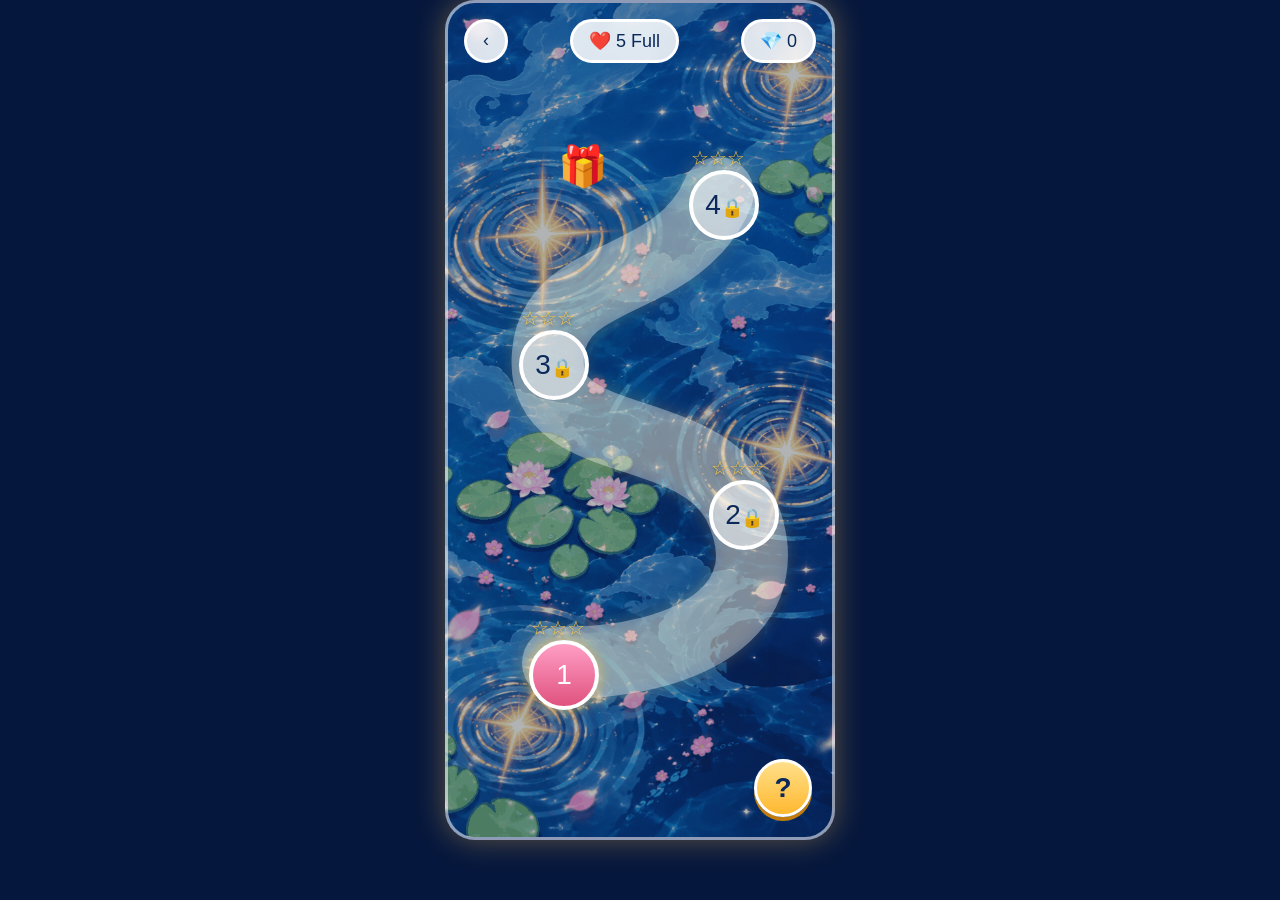
<file: index.html>
<!DOCTYPE html>
<html lang="ar">
<head>
  <meta charset="UTF-8">
  <meta name="viewport" content="width=device-width, initial-scale=1">
  <title>خريطة المراجعة</title>

  <style>
    /* ===== الجسم والشاشة ===== */
    body {
      margin: 0;
      background: #d9a56c;
      font-family: Tahoma, sans-serif;
      color: #5a3a1e;
    }

    .game {
      position: relative;
      width: 390px;
      height: 840px;
      margin: 0 auto;
      overflow: hidden;
      background: linear-gradient(#f8dfb8, #eab883);
    }

    /* ===== الشريط الفوقاني ===== */
    .top {
      display: flex;
      justify-content: space-between;
      padding: 16px;
    }
    .box {
      background: #fff3dc;
      border: 3px solid white;
      border-radius: 30px;
      padding: 8px 16px;
      font-size: 18px;
      cursor: pointer;
    }

    /* عداد القلوب: فوق على اليسار (كيبان غير ملي القلوب كيسالاو) */
    .timer {
      display: none;
      position: absolute;
      left: 16px;
      top: 72px;
      z-index: 5;
      padding: 6px 14px;
      font-size: 18px;
      background: #fff3dc;
      border: 3px solid white;
      border-radius: 30px;
    }

    /* ===== الخريطة ===== */
    .map {
      position: absolute;
      top: 70px;
      left: 0;
      width: 390px;
      height: 700px;
    }
    .map svg {
      position: absolute;
      left: 0;
      top: 0;
    }

    /* ===== الليفل ===== */
    .level {
      position: absolute;
      width: 70px;
      transform: translate(-50%, -50%);
      background: none;
      border: none;
      cursor: pointer;
      text-align: center;
      color: #5a3a1e;
    }
    .stars {
      display: block;
      font-size: 20px;
      color: #ffb400;
    }
    .circle {
      display: block;
      width: 62px;
      height: 62px;
      line-height: 62px;
      margin: 0 auto;
      border-radius: 50%;
      border: 4px solid white;
      background: #c9742b;
      color: white;
      font-size: 28px;
    }
    .locked .circle {
      background: #f1dcc0;
      color: #5a3a1e;
    }
    .locked .circle::after {
      content: "🔒";
      font-size: 18px;
    }

    .emoji {
      position: absolute;
      font-size: 40px;
    }

    /* ===== زر القوانين ===== */
    .rules-btn {
      position: absolute;
      right: 20px;
      bottom: 20px;
      width: 58px;
      height: 58px;
      border-radius: 50%;
      border: 4px solid white;
      background: #ffc93c;
      font-size: 28px;
      cursor: pointer;
    }

    /* ===== نافذة القوانين ===== */
    .rules {
      display: none;
      position: absolute;
      left: 0;
      top: 0;
      width: 100%;
      height: 100%;
      background: rgba(90, 58, 30, 0.6);
      align-items: center;
      justify-content: center;
      z-index: 10;
    }
    .rules-card {
      width: 310px;
      padding: 24px;
      background: #fff3dc;
      border-radius: 24px;
      direction: rtl;
      text-align: right;
      line-height: 1.9;
    }
    .rules-card button {
      width: 100%;
      margin-top: 14px;
      padding: 10px;
      border: none;
      border-radius: 30px;
      background: #c9742b;
      color: white;
      font-size: 18px;
      cursor: pointer;
    }
  </style>
  <link rel="stylesheet" href="theme.css">
</head>

<body>
  <div class="game">

    <!-- الشريط الفوقاني -->
    <div class="top">
      <div class="box" onclick="history.back()">‹</div>
      <div class="box">❤️ <span id="hearts">5</span></div>
      <div class="box">💎 <span id="diamonds">0</span></div>
    </div>

    <!-- عداد القلوب -->
    <div class="timer" id="timer"></div>

    <!-- الخريطة -->
    <div class="map">
      <svg width="390" height="700">
        <path d="M 110 590 C 250 590, 340 530, 290 430 C 245 345, 90 380, 100 280 C 108 195, 230 215, 270 120"
              fill="none" stroke="#fff8ec" stroke-width="72" stroke-linecap="round"/>
      </svg>

      <button class="emoji" onclick="restartGame()" style="left: 110px; top: 70px; background: none; border: none; padding: 0; cursor: pointer;">🎁</button>

      <button class="level" data-level="1" style="left: 110px; top: 590px;">
        <span class="stars">☆☆☆</span><span class="circle">1</span>
      </button>

      <button class="level" data-level="2" style="left: 290px; top: 430px;">
        <span class="stars">☆☆☆</span><span class="circle">2</span>
      </button>

      <button class="level" data-level="3" style="left: 100px; top: 280px;">
        <span class="stars">☆☆☆</span><span class="circle">3</span>
      </button>

      <button class="level" data-level="4" style="left: 270px; top: 120px;">
        <span class="stars">☆☆☆</span><span class="circle">4</span>
      </button>
    </div>

    <!-- زر القوانين -->
    <button class="rules-btn" onclick="openRules()">?</button>

    <!-- نافذة القوانين: بدل الكلام اللي بغيتي هنا -->
    <div class="rules" id="rules">
      <div class="rules-card">
        <h2>قوانين اللعبة</h2>
        <ol>
          <li>أكمل الدروس بالترتيب لفتح المستويات الجديدة.</li>
          <li>باش تنجح فالدرس خاصك تجاوب على أكثر من 50%.</li>
          <li>إلا خسرتي الدرس كتفقد قلب (عندك 5 قلوب).</li>
          <li>إلا سالاو القلوب، ستنى ساعة (العداد فوق على اليسار) وكترجع ليك 5 قلوب.</li>
          <li>كل جواب صحيح كيعطيك 10 💎.</li>
        </ol>
        <button onclick="closeRules()">فهمت!</button>
      </div>
    </div>
  </div>

  <script src="progress.js"></script>
  <script>
    // شحال من ليفل مفتوح (الأول كيكون 1)
    const unlocked = Number(localStorage.getItem("unlocked")) || 1;

    // كنبينو الألماس المحفوظ
    document.getElementById("diamonds").textContent = localStorage.getItem("diamonds") || 0;


    // كنعدو على الليفلات كاملين
    const allLevels = document.querySelectorAll(".level");

    for (const level of allLevels) {
      const number = Number(level.dataset.level);

      // النجوم المحفوظة: مثلا 2 => ★★☆
      const stars = Number(localStorage.getItem("stars" + number)) || 0;
      level.querySelector(".stars").textContent = "★".repeat(stars) + "☆".repeat(3 - stars);

      // إلا كان مقفول كنزيدو ليه كلاس locked
      if (number > unlocked) {
        level.classList.add("locked");
      }

      // ملي كنضغطو على الليفل
      level.addEventListener("click", function () {
        if (number > unlocked) {
          alert("خاصك تنجح فالدرس السابق أولاً");
        } else if (getHearts() === 0) {
          alert("سالاو ليك القلوب 💔 ستنى حتى يسالي العداد");
        } else {
          window.location.href = "lesson" + number + ".html";
        }
      });
    }


    // كتبين القلوب، وإلا سالاو كتبين العداد (كتعاود كل ثانية)
    function showHeartsAndTimer() {
      const hearts = getHearts();
      const timer = document.getElementById("timer");

      // كنبينو عدد القلوب (5 كيتكتب Full)
      if (hearts === startHearts) {
        document.getElementById("hearts").textContent = hearts + " Full";
      } else {
        document.getElementById("hearts").textContent = hearts;
      }

      // إلا باقي عندو قلوب كنخبيو العداد
      if (hearts > 0) {
        timer.style.display = "none";
        return;
      }

      // إلا سالاو: كنحسبو الدقايق والثواني اللي بقاو
      const secondsLeft = Math.ceil(getRefillLeft() / 1000);
      const minutes = Math.floor(secondsLeft / 60);
      const seconds = secondsLeft % 60;

      timer.style.display = "block";
      timer.textContent = "⏳ " + String(minutes).padStart(2, "0") + ":" + String(seconds).padStart(2, "0");
    }

    showHeartsAndTimer();
    setInterval(showHeartsAndTimer, 1000);


    // إلا رجعنا للخريطة بزر الرجوع ديال المتصفح، كنعاودو نحملو الصفحة باش تتحدث
    window.addEventListener("pageshow", function (event) {
      if (event.persisted) {
        window.location.reload();
      }
    });


    // الهدية 🎁: كتعاود اللعبة من الأول (الألماس 0، النجوم 0، القلوب 5)
    function restartGame() {
      if (confirm("واش بغيتي تعاود اللعبة من الأول؟\nغادي يتمسح الألماس والنجوم وكترجع القلوب 5")) {
        resetProgress();              // الدالة كاينة فـ progress.js
        window.location.reload();
      }
    }


    // نافذة القوانين
    function openRules() {
      document.getElementById("rules").style.display = "flex";
    }
    function closeRules() {
      document.getElementById("rules").style.display = "none";
    }
  </script>
</body>
</html>
</file>
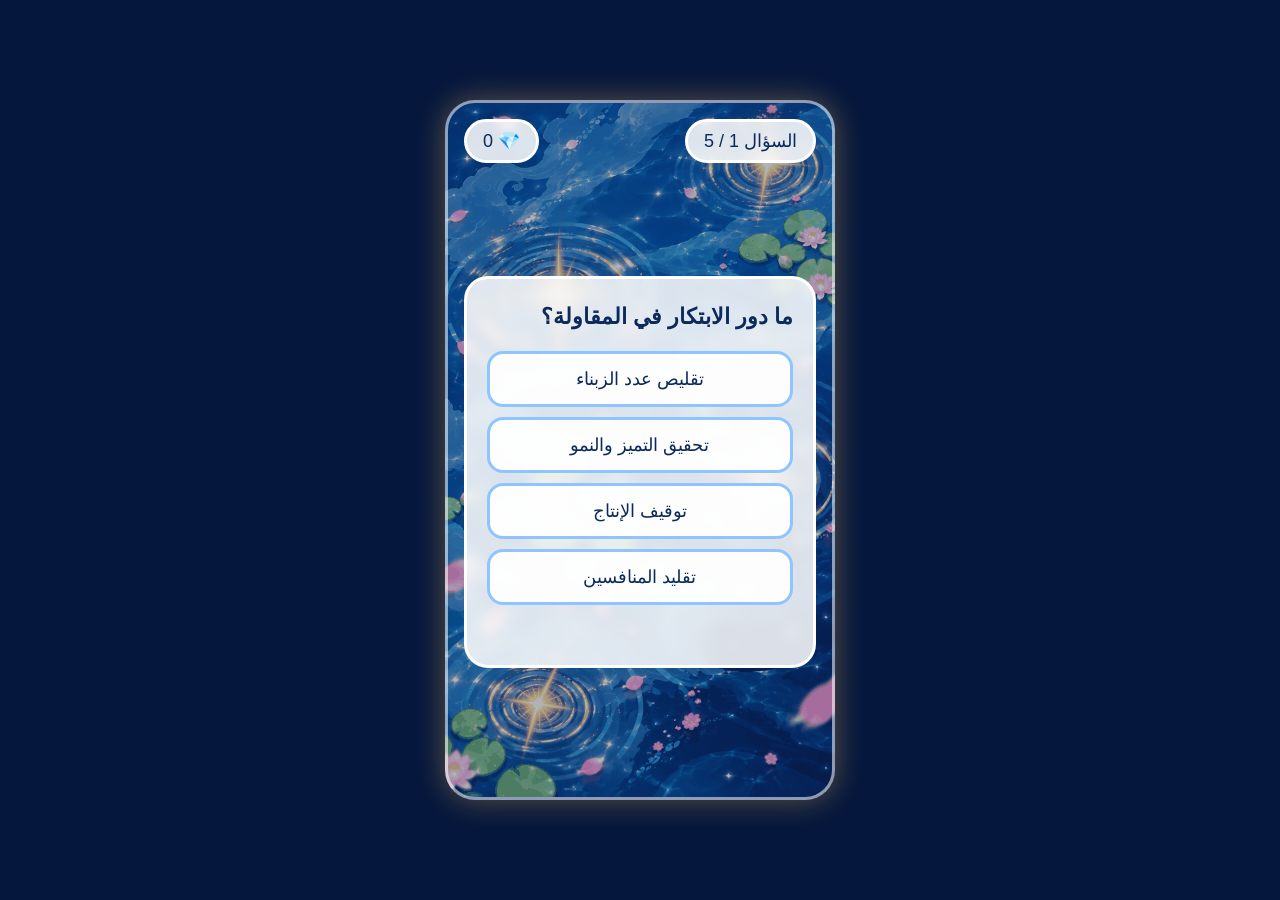
<file: lesson1.html>
<!DOCTYPE html>
<html lang="ar" dir="rtl">
<head>
  <meta charset="UTF-8">
  <meta name="viewport" content="width=device-width, initial-scale=1">
  <title>الدرس 1</title>

  <style>
    body {
      margin: 0;
      min-height: 100vh;
      display: flex;
      align-items: center;       /* وسط من الطول */
      justify-content: center;   /* وسط من العرض */
      background: #d9a56c;
      font-family: Tahoma, sans-serif;
      color: #5a3a1e;
    }

    .game {
      width: 100%;
      max-width: 390px;
      height: 700px;
      max-height: 96vh;
      display: flex;
      flex-direction: column;
      overflow-y: auto;
      border-radius: 30px;
      padding: 16px;
      box-sizing: border-box;
      background: linear-gradient(#f8dfb8, #eab883);
    }

    .top {
      display: flex;
      justify-content: space-between;
      font-size: 18px;
    }
    .box {
      background: #fff3dc;
      border: 3px solid white;
      border-radius: 30px;
      padding: 8px 16px;
    }

    .card {
      margin: auto 0;
      padding: 20px;
      background: #fff3dc;
      border-radius: 24px;
      border: 4px solid white;
    }
    #question {
      margin: 0 0 16px;
      font-size: 22px;
      line-height: 1.6;
    }

    .option {
      display: block;
      width: 100%;
      margin-bottom: 10px;
      padding: 14px;
      font-size: 18px;
      font-family: inherit;
      color: #5a3a1e;
      background: white;
      border: 3px solid #eab883;
      border-radius: 16px;
      cursor: pointer;
    }
    .right { background: #b8e6a0; border-color: #5aa83c; }
    .wrong { background: #f5b5b0; border-color: #d9534f; }

    #message {
      min-height: 30px;
      font-size: 20px;
      text-align: center;
    }

    .main-btn {
      display: block;
      width: 100%;
      margin-top: 10px;
      padding: 14px;
      font-size: 20px;
      font-family: inherit;
      color: white;
      background: #c9742b;
      border: none;
      border-radius: 30px;
      cursor: pointer;
    }

    /* شاشة النهاية (مخبية فالأول) */
    #result {
      display: none;
      text-align: center;
      font-size: 22px;
      line-height: 2;
    }
    .big { font-size: 40px; }
  </style>
  <link rel="stylesheet" href="theme.css">
</head>

<body>
  <div class="game">

    <div class="top">
      <div class="box" id="counter">السؤال 1 / 5</div>
      <div class="box">💎 <span id="earned">0</span></div>
    </div>

    <!-- بطاقة السؤال -->
    <div class="card" id="quiz">
      <h2 id="question"></h2>
      <div id="options"></div>
      <div id="message"></div>
      <button class="main-btn" id="nextBtn" onclick="nextQuestion()" style="display:none">التالي</button>
    </div>

    <!-- شاشة النهاية (نجاح / خسارة / سالاو القلوب) -->
    <div class="card" id="result">
      <div class="big" id="bigText"></div>
      <div id="resultText"></div>
      <button class="main-btn" onclick="window.location.href='index.html'">رجوع للخريطة</button>
      <button class="main-btn" id="replayBtn" onclick="window.location.reload()">عاود الدرس</button>
    </div>
  </div>

  <script src="progress.js"></script>
  <script>
    // ============================================
    //  الأسئلة: هنا غادي تبدل أي حاجة بغيتي
    //  question = السؤال
    //  options  = الأجوبة (تقدر تزيد أو تنقص)
    //  answer   = رقم الجواب الصحيح (1 = الأول، 2 = التاني، ...)
    // ============================================
    const questions = [
      {
        question: "ما دور الابتكار في المقاولة؟",
        options: ["تقليص عدد الزبناء", "تحقيق التميز والنمو", "توقيف الإنتاج", "تقليد المنافسين"],
        answer: 2
      },
      {
        question: "الابتكار هو؟",
        options: ["نسخ أفكار الآخرين", "توليد أفكار فقط", "تحويل الأفكار لحلول ", "حفظ الأفكار"],
        answer: 3
      },
      {
        question: "الابتكار المقاولاتي هو؟",
        options: ["تقليد منتوج قديم", "تطوير منتوج جديد", "توقيف الخدمة", "تقليص الجودة"],
        answer: 2
      },
      {
        question: "هدف الابتكار المقاولاتي؟",
        options: ["تقليص الأجور", "تلبية حاجيات السوق", "تجنب الزبناء", "إغلاق المقاولة"],
        answer: 2
      },
      {
        question: "أي من هذه عائق للابتكار؟",
        options: ["نقص التمويل", "كثرة الزبناء", "وفرة الموارد", "قوة الخبرة"],
        answer: 1
      }
    ];

    const diamondsPerAnswer = 10;   // الألماس ديال كل جواب صحيح

    let current = 0;        // رقم السؤال الحالي (كيبدا من 0)
    let score = 0;          // شحال من جواب صحيح
    let answered = false;   // واش جاوب على هاد السؤال؟


    // كتبين السؤال الحالي والأجوبة ديالو
    function showQuestion() {
      answered = false;
      const q = questions[current];

      document.getElementById("question").textContent = q.question;
      document.getElementById("counter").textContent = "السؤال " + (current + 1) + " / " + questions.length;
      document.getElementById("message").textContent = "";
      document.getElementById("nextBtn").style.display = "none";

      const optionsBox = document.getElementById("options");
      optionsBox.innerHTML = "";

      for (let i = 0; i < q.options.length; i++) {
        const button = document.createElement("button");
        button.textContent = q.options[i];
        button.className = "option";
        button.onclick = function () { chooseAnswer(i); };
        optionsBox.appendChild(button);
      }
    }


    // كتخدم ملي المستعمل كيختار جواب (i = رقم الجواب اللي اختار)
    function chooseAnswer(i) {
      if (answered) return;
      answered = true;

      const correct = questions[current].answer - 1;
      const buttons = document.querySelectorAll(".option");

      if (i === correct) {
        buttons[i].classList.add("right");
        score = score + 1;
        addDiamonds(diamondsPerAnswer);
        document.getElementById("earned").textContent = score * diamondsPerAnswer;
        document.getElementById("message").textContent = "✅ صحيح! +" + diamondsPerAnswer + " 💎";
      } else {
        buttons[i].classList.add("wrong");
        buttons[correct].classList.add("right");
        document.getElementById("message").textContent = "❌ خاطئ";
      }

      document.getElementById("nextBtn").style.display = "block";
    }


    // كتمشي للسؤال اللي من بعد، وإلا كملاو كتبين النتيجة
    function nextQuestion() {
      current = current + 1;
      if (current < questions.length) {
        showQuestion();
      } else {
        showResult();
      }
    }


    // كتحسب النسبة: نجح (نجوم) ولا خسر (كتنقص قلب)
    function showResult() {
      const percent = score / questions.length * 100;
      const stars = endLevel(1, percent);      // 0 = خسر | 1 و2 و3 = نجح
      const resultLine = "نتيجتك: " + score + " / " + questions.length;

      if (stars > 0) {
        // نجح
        showEnd("★".repeat(stars) + "☆".repeat(3 - stars),
                "🎉 نجحتي!<br>" + resultLine + "<br>ربحتي " + (score * diamondsPerAnswer) + " 💎",
                false);
      } else {
        // خسر: القلب تنقص، كنشوفو شحال بقا
        const hearts = getHearts();
        let message = "😢 خسرتي الدرس<br>" + resultLine + "<br>فقدتي قلب 💔";
        if (hearts > 0) {
          message = message + "<br>باقي ليك " + hearts + " ❤️";
        } else {
          message = message + "<br>سالاو ليك القلوب! ستنى ساعة";
        }
        showEnd("💔", message, hearts > 0);
      }
    }


    // كتبين شاشة النهاية: big = الرمز الكبير، message = الكلام، canReplay = واش نبينو زر العاود
    function showEnd(big, message, canReplay) {
      document.getElementById("quiz").style.display = "none";
      document.getElementById("result").style.display = "block";
      document.getElementById("bigText").textContent = big;
      document.getElementById("resultText").innerHTML = message;
      document.getElementById("replayBtn").style.display = canReplay ? "block" : "none";
    }


    // كنبداو: إلا سالاو القلوب ما كندخلوش اللعبة
    if (getHearts() === 0) {
      showEnd("💔", "ما بقاو ليك قلوب.<br>رجع من بعد ساعة (العداد فـ الخريطة)", false);
    } else {
      showQuestion();
    }
  </script>
</body>
</html>
</file>
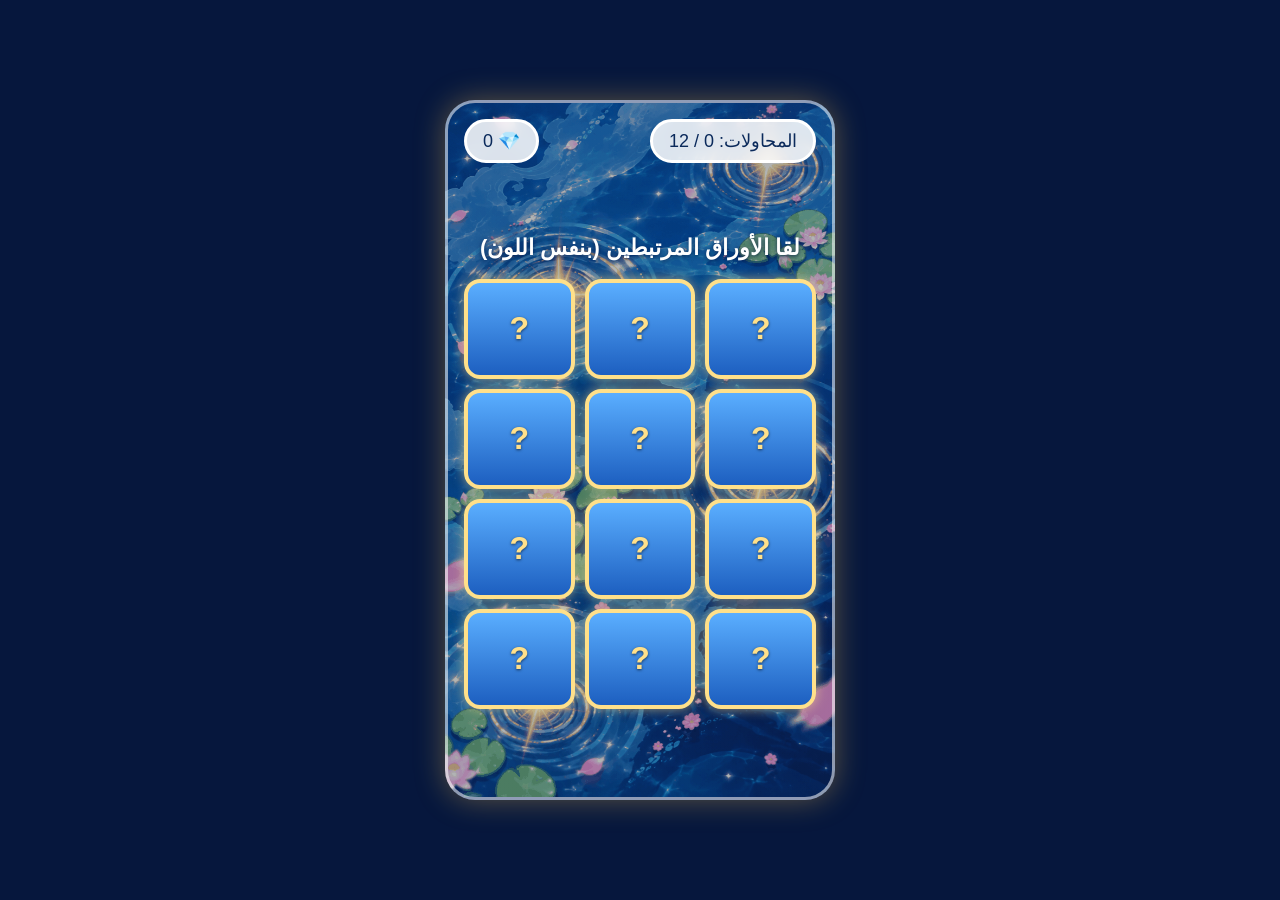
<file: lesson2.html>
<!DOCTYPE html>
<html lang="ar" dir="rtl">
<head>
  <meta charset="UTF-8">
  <meta name="viewport" content="width=device-width, initial-scale=1">
  <title>الدرس 2 - قلب الأوراق</title>

  <style>
    body {
      margin: 0;
      min-height: 100vh;
      display: flex;
      align-items: center;
      justify-content: center;
      background: #d9a56c;
      font-family: Tahoma, sans-serif;
      color: #5a3a1e;
    }

    .game {
      width: 100%;
      max-width: 390px;
      height: 700px;
      max-height: 96vh;
      display: flex;
      flex-direction: column;
      overflow-y: auto;
      border-radius: 30px;
      padding: 16px;
      box-sizing: border-box;
      background: linear-gradient(#f8dfb8, #eab883);
    }

    .top {
      display: flex;
      justify-content: space-between;
      font-size: 18px;
    }
    .box {
      background: #fff3dc;
      border: 3px solid white;
      border-radius: 30px;
      padding: 8px 16px;
    }

    .center {
      margin: auto 0;
      text-align: center;
    }
    .center h2 {
      margin: 0 0 18px;
      font-size: 22px;
    }

    #board {
      display: grid;
      grid-template-columns: repeat(3, 1fr);
      gap: 10px;
    }
    .card {
      height: 100px;
      border: 4px solid white;
      border-radius: 16px;
      background: #c9742b;
      color: white;
      font-family: inherit;
      font-size: 16px;
      font-weight: bold;
      line-height: 1.3;
      padding: 4px;
      text-shadow: 0 1px 3px rgba(0, 0, 0, 0.6);   /* باش الكتابة تبان فكل لون */
      cursor: pointer;
      transition: transform 0.2s;
    }
    .card::after { content: "?"; font-size: 32px; }
    .card.flipped { transform: scale(1.05); }
    .card.flipped::after { content: ""; }

    /* شاشة النهاية (مخبية فالأول) */
    #result {
      display: none;
      margin: auto 0;
      padding: 20px;
      text-align: center;
      font-size: 22px;
      line-height: 2;
      background: #fff3dc;
      border: 4px solid white;
      border-radius: 24px;
    }
    .big { font-size: 40px; }
    .main-btn {
      display: block;
      width: 100%;
      margin-top: 10px;
      padding: 14px;
      font-size: 20px;
      font-family: inherit;
      color: white;
      background: #c9742b;
      border: none;
      border-radius: 30px;
      cursor: pointer;
    }
  </style>
  <link rel="stylesheet" href="theme.css">
</head>

<body>
  <div class="game">

    <div class="top">
      <div class="box">المحاولات: <span id="moves">0</span> / <span id="maxText"></span></div>
      <div class="box">💎 <span id="earned">0</span></div>
    </div>

    <!-- اللعبة -->
    <div class="center" id="gameArea">
      <h2>لقا الأوراق المرتبطين (بنفس اللون)</h2>
      <div id="board"></div>
    </div>

    <!-- شاشة النهاية (نجاح / خسارة / سالاو القلوب) -->
    <div id="result">
      <div class="big" id="bigText"></div>
      <div id="resultText"></div>
      <button class="main-btn" onclick="window.location.href='index.html'">رجوع للخريطة</button>
      <button class="main-btn" id="replayBtn" onclick="window.location.reload()">عاود اللعب</button>
    </div>
  </div>

  <script src="progress.js"></script>
  <script>
    // ============================================
    //  الإعدادات: تقدر تبدلهم
    // ============================================

    // الأجواج: كل جوج عندو لون وكتابتين (الورقة الأولى والورقة التانية)
    // باش تبدل: غير الكلام اللي بين "" . وباش تزيد جوج: زيد سطر جديد
    const pairs = [
      { color: "#e74c3c", first: "Alibaba",             second: "Jack Ma" },
      { color: "#3498db", first: "Jan Koum",            second: "WhatsApp" },
      { color: "#2ecc71", first: "Mohamed El Ghaissani", second: "Youcan" },
      { color: "#e6a817", first: "Walt Disney",         second: "Disney" },
      { color: "#9b59b6", first: "Amine Raghib",        second: "Mohtarif" },
      { color: "#e0527f", first: "Coco Chanel",         second: "Gabrielle Chanel" }
    ];

    const diamondsPerPair = 10;   // الألماس ديال كل جوج صحيح
    const maxMoves = 12;          // عدد المحاولات المسموحة (كتسالي اللعبة ملي كيسالاو)


    // ============================================
    //  المتغيرات
    // ============================================
    let firstCard = null;   // الورقة الأولى اللي تقلبات
    let locked = false;     // واش كنتسناو الأوراق ترجع
    let moves = 0;          // عدد المحاولات
    let matches = 0;        // عدد الجوجات اللي لقى


    // كتصايب الأوراق وكتخلطهم
    function startGame() {
      document.getElementById("maxText").textContent = maxMoves;
      const board = document.getElementById("board");

      // كنصايبو لائحة الأوراق: من كل جوج كنديرو جوج أوراق
      const list = [];
      for (let i = 0; i < pairs.length; i++) {
        list.push({ pair: i, color: pairs[i].color, text: pairs[i].first });
        list.push({ pair: i, color: pairs[i].color, text: pairs[i].second });
      }

      // كنخلطوهم
      list.sort(function () { return Math.random() - 0.5; });

      // كنصايبو زر لكل ورقة (كنحفظو فيها رقم الجوج واللون والكتابة)
      for (const item of list) {
        const card = document.createElement("button");
        card.className = "card";
        card.dataset.pair = item.pair;
        card.dataset.color = item.color;
        card.dataset.text = item.text;
        card.onclick = function () { flipCard(card); };
        board.appendChild(card);
      }
    }


    // كتخدم ملي كنضغطو على ورقة
    function flipCard(card) {
      if (locked || card.classList.contains("flipped")) return;

      showCard(card);

      // الورقة الأولى: كنتسناو التانية
      if (firstCard === null) {
        firstCard = card;
        return;
      }

      // الورقة التانية: كنزيدو محاولة
      moves = moves + 1;
      document.getElementById("moves").textContent = moves;

      if (firstCard.dataset.pair === card.dataset.pair) {
        // نفس الجوج: لقا جوج صحيح!
        matches = matches + 1;
        addDiamonds(diamondsPerPair);
        document.getElementById("earned").textContent = matches * diamondsPerPair;
        firstCard = null;

        // إلا لقا كلشي أو سالاو المحاولات: كنبينو النتيجة
        if (matches === pairs.length || moves >= maxMoves) {
          setTimeout(showResult, 700);
        }
      } else {
        // ألوان مختلفة: كنتسناو نص ثانية وكنرجعو الجوج
        locked = true;
        const oldCard = firstCard;
        firstCard = null;
        setTimeout(function () {
          hideCard(oldCard);
          hideCard(card);
          locked = false;

          // إلا سالاو المحاولات: كنبينو النتيجة
          if (moves >= maxMoves) {
            showResult();
          }
        }, 800);
      }
    }


    function showCard(card) {
      card.classList.add("flipped");
      card.style.background = card.dataset.color;
      card.textContent = card.dataset.text;        // كنبينو الكتابة
    }

    function hideCard(card) {
      card.classList.remove("flipped");
      card.style.background = "";
      card.textContent = "";                       // كنخبيو الكتابة
    }


    // كتحسب النسبة (الجوجات اللي لقى): نجح ولا خسر
    function showResult() {
      const percent = matches / pairs.length * 100;
      const stars = endLevel(2, percent);      // 0 = خسر | 1 و2 و3 = نجح
      const resultLine = "لقيتي " + matches + " من " + pairs.length + " جوجات";

      if (stars > 0) {
        showEnd("★".repeat(stars) + "☆".repeat(3 - stars),
                "🎉 نجحتي!<br>" + resultLine + "<br>ربحتي " + (matches * diamondsPerPair) + " 💎",
                false);
      } else {
        const hearts = getHearts();
        let message = "😢 خسرتي الدرس<br>" + resultLine + "<br>فقدتي قلب 💔";
        if (hearts > 0) {
          message = message + "<br>باقي ليك " + hearts + " ❤️";
        } else {
          message = message + "<br>سالاو ليك القلوب! ستنى ساعة";
        }
        showEnd("💔", message, hearts > 0);
      }
    }


    // كتبين شاشة النهاية
    function showEnd(big, message, canReplay) {
      document.getElementById("gameArea").style.display = "none";
      document.getElementById("result").style.display = "block";
      document.getElementById("bigText").textContent = big;
      document.getElementById("resultText").innerHTML = message;
      document.getElementById("replayBtn").style.display = canReplay ? "block" : "none";
    }


    // كنبداو: إلا سالاو القلوب ما كندخلوش اللعبة
    if (getHearts() === 0) {
      showEnd("💔", "ما بقاو ليك قلوب.<br>رجع من بعد ساعة (العداد فـ الخريطة)", false);
    } else {
      startGame();
    }
  </script>
</body>
</html>
</file>
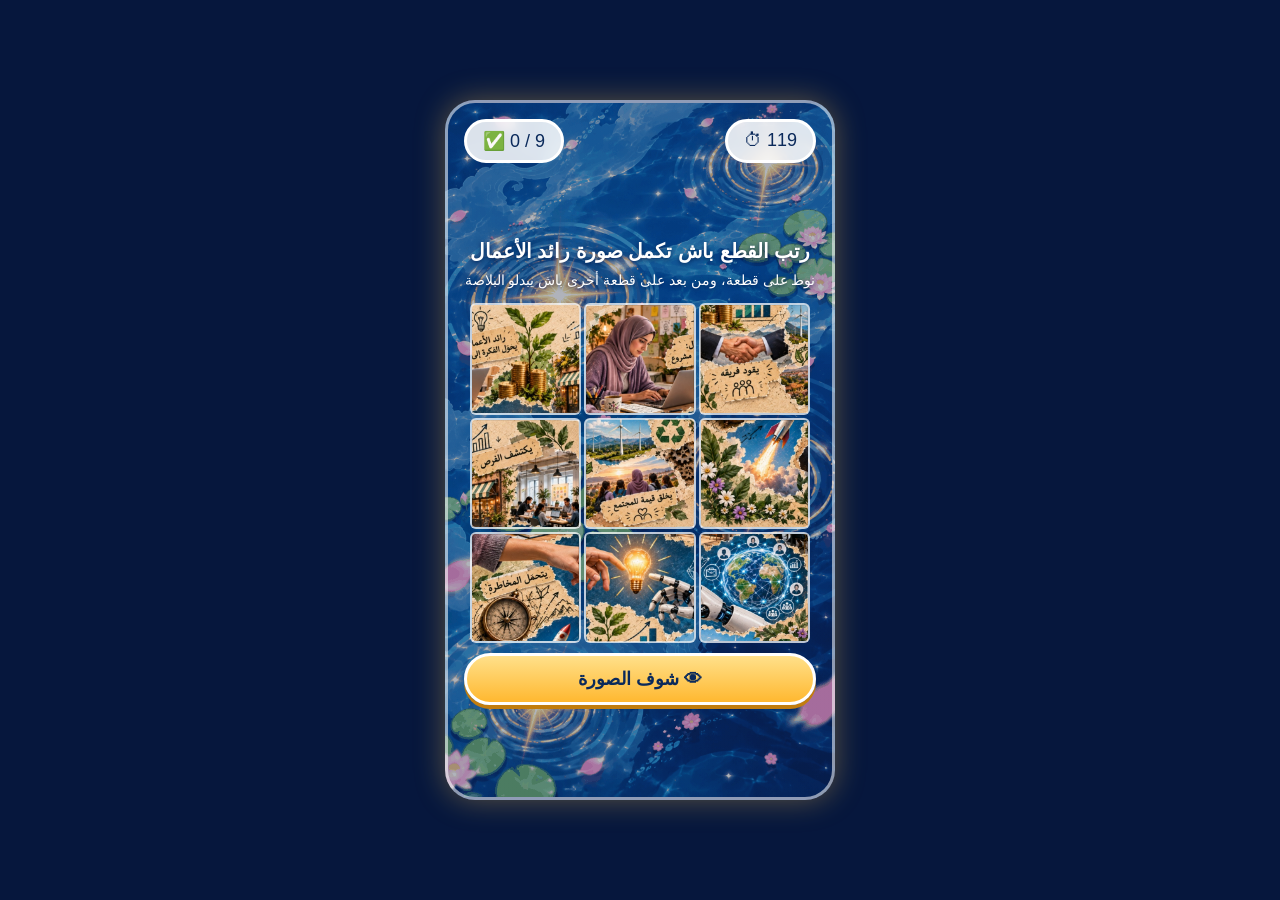
<file: lesson3.html>
<!DOCTYPE html>
<html lang="ar" dir="rtl">
<head>
  <meta charset="UTF-8">
  <meta name="viewport" content="width=device-width, initial-scale=1">
  <title>الدرس 3 - بوزل رائد الأعمال</title>

  <style>
    * { box-sizing: border-box; }

    body {
      margin: 0;
      min-height: 100vh;
      display: flex;
      align-items: center;       /* وسط من الطول */
      justify-content: center;   /* وسط من العرض */
      padding: 8px;
      background: #d9a56c;
      font-family: Tahoma, sans-serif;
      color: #5a3a1e;
    }

    .game {
      width: 100%;
      max-width: 390px;
      height: 700px;
      max-height: 96vh;
      display: flex;
      flex-direction: column;
      overflow-y: auto;
      border-radius: 30px;
      padding: 16px;
      background: linear-gradient(#f8dfb8, #eab883);
    }

    .top {
      display: flex;
      justify-content: space-between;
      gap: 10px;
      font-size: 18px;
    }
    .box {
      background: #fff3dc;
      border: 3px solid white;
      border-radius: 30px;
      padding: 8px 16px;
    }

    .center {
      margin: auto 0;
      text-align: center;
    }
    .center h2 {
      margin: 0 0 6px;
      font-size: 20px;
    }
    .hint {
      margin: 0 0 12px;
      font-size: 14px;
      line-height: 1.6;
    }

    /* الإطار ديال البوزل (مربع) */
    .board-wrap {
      position: relative;
      width: 100%;
      max-width: 340px;
      aspect-ratio: 1;
      margin: 0 auto;
    }

    /* الشبكة: القطع كيتحطو فيها */
    #board {
      display: grid;
      width: 100%;
      height: 100%;
      gap: 3px;
      direction: ltr;     /* مهم: باش القطع كيتحطو من اليسار لليمين (الصفحة عربية RTL) */
    }

    /* كل قطعة هي صورة صغيرة */
    .piece {
      min-width: 0;
      min-height: 0;
      border-radius: 6px;
      cursor: pointer;
      background-repeat: no-repeat;
      background-size: cover;
      background-position: center;
      background-color: #f4d6ac;
    }
    .piece.selected {
      outline: 4px solid #c9742b;      /* القطعة المختارة */
      outline-offset: -4px;
      transform: scale(0.94);
    }

    /* الصورة الكاملة (مخبية فالأول) */
    #preview {
      display: none;
      position: absolute;
      left: 0;
      top: 0;
      width: 100%;
      height: 100%;
      border: 3px solid #c9742b;
      border-radius: 6px;
      object-fit: cover;
      pointer-events: none;           /* باش الضغط يدوز عليها للقطع */
    }

    .main-btn {
      display: block;
      width: 100%;
      margin-top: 10px;
      padding: 12px;
      font-size: 18px;
      font-family: inherit;
      color: white;
      background: #c9742b;
      border: none;
      border-radius: 30px;
      cursor: pointer;
    }

    /* شاشة النهاية (مخبية فالأول) */
    #result {
      display: none;
      margin: auto 0;
      padding: 20px;
      text-align: center;
      font-size: 22px;
      line-height: 2;
      background: #fff3dc;
      border: 4px solid white;
      border-radius: 24px;
    }
    #resultText { font-size: 18px; }
    .big { font-size: 40px; }
  </style>
  <link rel="stylesheet" href="theme.css">
</head>

<body>
  <div class="game">

    <!-- الشريط الفوقاني: الوقت + القطع الصحيحة -->
    <div class="top">
      <div class="box" dir="ltr">⏱ <span id="time">0</span></div>
      <div class="box" dir="ltr">✅ <span id="correctCount">0</span> / <span id="totalCount">0</span></div>
    </div>

    <!-- اللعبة -->
    <div class="center" id="gameArea">
      <h2>رتب القطع باش تكمل صورة رائد الأعمال</h2>
      <p class="hint">نوط على قطعة، ومن بعد على قطعة أخرى باش يبدلو البلاصة</p>

      <div class="board-wrap">
        <div id="board"></div>
        <img id="preview" alt="الصورة الكاملة">
      </div>

      <button class="main-btn" id="previewBtn" type="button" onclick="togglePreview()">👁 شوف الصورة</button>
    </div>

    <!-- شاشة النهاية (نجاح / خسارة / سالاو القلوب) -->
    <div id="result">
      <div class="big" id="bigText"></div>
      <div id="resultText"></div>
      <button class="main-btn" type="button" onclick="window.location.href='index.html'">رجوع للخريطة</button>
      <button class="main-btn" id="replayBtn" type="button" onclick="window.location.reload()">عاود اللعب</button>
    </div>
  </div>

  <script src="progress.js"></script>
  <script>
    // ============================================
    //  الإعدادات: تقدر تبدلهم
    //  الصور خاصها تكون فـ دوسي aabb بهاد السميات:
    //  1.jpeg  2.jpeg  ...  9.jpeg   (القطع)  و  full.jpeg  (الصورة الكاملة)
    // ============================================
    const imageFolder = "aabb";      // سمية الدوسي ديال الصور
    const pieceExtension = ".jpeg";  // امتداد القطع (إلا كانو .jpg بدلها)
    const fullImage = "full.jpeg";   // سمية الصورة الكاملة
    const size = 3;                  // 3 = شبكة 3x3 (9 قطع)
    const timeLimit = 120;           // الوقت بالثواني
    const diamondsPerPiece = 10;     // الألماس ديال كل قطعة فبلاصتها الصحيحة


    // ============================================
    //  المتغيرات
    // ============================================
    const totalPieces = size * size;   // عدد القطع
    let order = [];              // order[i] = رقم القطعة اللي فـ البلاصة i
    let selected = null;         // البلاصة المختارة (null = حتى وحدة)
    let timeLeft = timeLimit;    // الوقت اللي بقا
    let timerId = null;          // الساعة
    let finished = false;        // واش سالات اللعبة؟


    // كتشوف واش الصور كاينين، وإلا لا كتعلمك (مرة وحدة)
    function checkImages() {
      let warned = false;
      const names = [];
      for (let i = 1; i <= totalPieces; i++) {
        names.push(i + pieceExtension);
      }
      names.push(fullImage);

      for (const name of names) {
        const test = new Image();
        test.onerror = function () {
          if (!warned) {
            warned = true;
            alert("ما لقيتش الصورة: " + imageFolder + "/" + name + "\nتأكد من السمية ومن الدوسي " + imageFolder);
          }
        };
        test.src = imageFolder + "/" + name;
      }
    }


    // كتشوف واش الترتيب هو الترتيب الصحيح
    function isSolvedOrder() {
      for (let i = 0; i < totalPieces; i++) {
        if (order[i] !== i) {
          return false;
        }
      }
      return true;
    }


    // كتخلط القطع (وكتتأكد بلي ماشي مرتبين من الأول)
    function shuffle() {
      order = [];
      for (let i = 0; i < totalPieces; i++) {
        order.push(i);
      }
      do {
        order.sort(function () { return Math.random() - 0.5; });
      } while (isSolvedOrder());
    }


    // كتحسب شحال من قطعة فبلاصتها الصحيحة
    function countCorrect() {
      let count = 0;
      for (let i = 0; i < totalPieces; i++) {
        if (order[i] === i) {
          count = count + 1;
        }
      }
      return count;
    }


    // كترسم القطع فـ الشبكة
    function drawBoard() {
      const board = document.getElementById("board");
      board.innerHTML = "";
      board.style.gridTemplateColumns = "repeat(" + size + ", 1fr)";
      board.style.gridTemplateRows = "repeat(" + size + ", 1fr)";

      for (let slot = 0; slot < totalPieces; slot++) {
        const pieceNumber = order[slot];     // شنو هي القطعة اللي فهاد البلاصة

        // كل قطعة هي صورة: aabb/1.jpeg ... aabb/9.jpeg
        const piece = document.createElement("div");
        piece.className = "piece";
        piece.style.backgroundImage = "url('" + imageFolder + "/" + (pieceNumber + 1) + pieceExtension + "')";

        if (slot === selected) {
          piece.classList.add("selected");
        }

        piece.onclick = function () { clickPiece(slot); };
        board.appendChild(piece);
      }

      document.getElementById("correctCount").textContent = countCorrect();
    }


    // كتخدم ملي كنضغطو على قطعة
    function clickPiece(slot) {
      if (finished) return;

      if (selected === null) {
        selected = slot;                 // القطعة الأولى: كنختارها
      } else if (selected === slot) {
        selected = null;                 // ضغط على نفس القطعة: كنلغيو الاختيار
      } else {
        // القطعة التانية: كنبدلو البلاصة بين الجوج
        const temp = order[selected];
        order[selected] = order[slot];
        order[slot] = temp;
        selected = null;
      }

      drawBoard();

      // إلا كلشي فبلاصتو: سالات اللعبة
      if (isSolvedOrder()) {
        try {
          finishGame();
        } catch (error) {
          alert("فيه مشكل: " + error.message);
        }
      }
    }


    // كتبين / كتخبي الصورة الكاملة
    function togglePreview() {
      if (finished) return;
      const preview = document.getElementById("preview");
      const button = document.getElementById("previewBtn");

      if (preview.style.display === "block") {
        preview.style.display = "none";
        button.textContent = "👁 شوف الصورة";
      } else {
        preview.style.display = "block";
        button.textContent = "🙈 خبّي الصورة";
      }
    }


    // الساعة: كتنقص ثانية كل ثانية
    function tick() {
      if (finished) return;
      timeLeft = timeLeft - 1;
      document.getElementById("time").textContent = timeLeft;
      if (timeLeft <= 0) {
        finishGame();
      }
    }


    // كتسالي اللعبة: كتحسب النسبة، نجح ولا خسر
    function finishGame() {
      if (finished) return;
      finished = true;
      clearInterval(timerId);

      const correct = countCorrect();
      const percent = correct / totalPieces * 100;
      const stars = endLevel(3, percent);      // 0 = خسر | 1 و2 و3 = نجح
      const resultLine = "حطيتي " + correct + " من " + totalPieces + " قطع فبلاصتها";

      // الألماس: على كل قطعة فبلاصتها
      addDiamonds(correct * diamondsPerPiece);

      if (stars > 0) {
        showEnd("★".repeat(stars) + "☆".repeat(3 - stars),
                "🎉 نجحتي!<br>" + resultLine + "<br>ربحتي " + (correct * diamondsPerPiece) + " 💎",
                false);
      } else {
        const hearts = getHearts();
        let message = "😢 ما وصلتيش لـ 50%<br>" + resultLine + "<br>فقدتي قلب 💔";
        if (hearts > 0) {
          message = message + "<br>باقي ليك " + hearts + " ❤️";
        } else {
          message = message + "<br>سالاو ليك القلوب! ستنى ساعة";
        }
        showEnd("💔", message, hearts > 0);
      }
    }


    // كتبين شاشة النهاية
    function showEnd(big, message, canReplay) {
      document.getElementById("gameArea").style.display = "none";
      document.getElementById("result").style.display = "block";
      document.getElementById("bigText").textContent = big;
      document.getElementById("resultText").innerHTML = message;
      document.getElementById("replayBtn").style.display = canReplay ? "block" : "none";
    }


    // كنبداو: إلا سالاو القلوب ما كندخلوش اللعبة
    if (getHearts() === 0) {
      showEnd("💔", "ما بقاو ليك قلوب.<br>رجع من بعد ساعة (العداد فـ الخريطة)", false);
    } else {
      document.getElementById("totalCount").textContent = totalPieces;
      document.getElementById("time").textContent = timeLeft;
      document.getElementById("preview").src = imageFolder + "/" + fullImage;
      checkImages();
      shuffle();
      drawBoard();
      timerId = setInterval(tick, 1000);
    }
  </script>
</body>
</html>
</file>
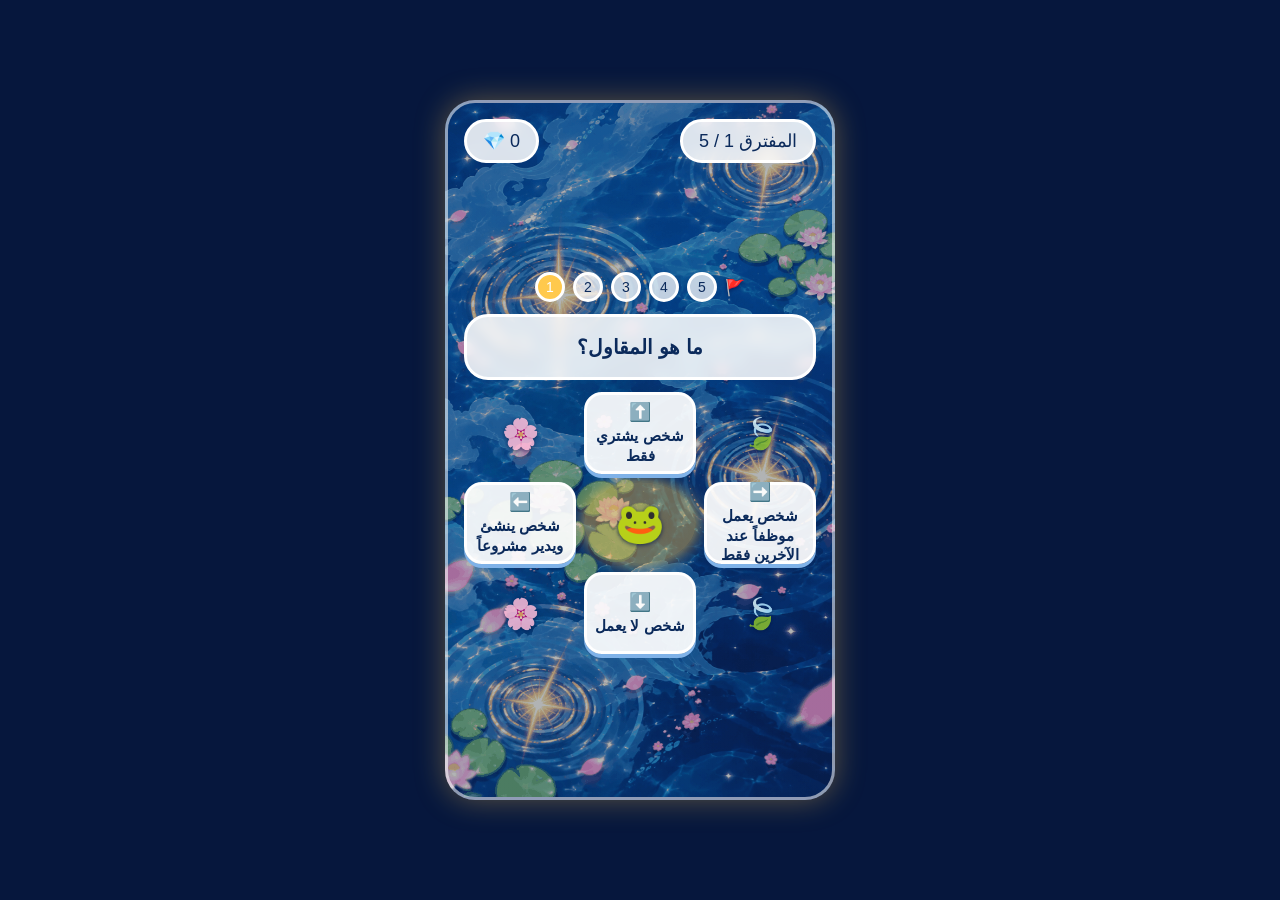
<file: lesson4.html>
<!DOCTYPE html>
<html lang="ar" dir="rtl">
<head>
  <meta charset="UTF-8">
  <meta name="viewport" content="width=device-width, initial-scale=1">
  <title>الدرس 4 - متاهة الطرق الأربعة</title>

  <style>
    * { box-sizing: border-box; }

    body {
      margin: 0;
      min-height: 100vh;
      display: flex;
      align-items: center;       /* وسط من الطول */
      justify-content: center;   /* وسط من العرض */
      padding: 8px;
      background: #d9a56c;
      font-family: Tahoma, sans-serif;
      color: #5a3a1e;
    }

    .game {
      width: 100%;
      max-width: 390px;
      height: 700px;
      max-height: 96vh;
      display: flex;
      flex-direction: column;
      overflow-y: auto;
      border-radius: 30px;
      padding: 16px;
      background: linear-gradient(#f8dfb8, #eab883);
    }

    /* الشريط الفوقاني */
    .top {
      display: flex;
      justify-content: space-between;
      gap: 10px;
      font-size: 18px;
    }
    .box {
      background: #fff3dc;
      border: 3px solid white;
      border-radius: 30px;
      padding: 8px 16px;
    }

    .center {
      margin: auto 0;
      text-align: center;
    }

    /* الدوائر: كل دائرة = مفترق طرق */
    .steps {
      display: flex;
      justify-content: center;
      align-items: center;
      gap: 8px;
      direction: ltr;
      margin-bottom: 12px;
    }
    .dot {
      width: 30px;
      height: 30px;
      line-height: 24px;
      border-radius: 50%;
      border: 3px solid white;
      background: #f1dcc0;
      font-size: 14px;
    }
    .dot.now  { background: #c9742b; color: white; }     /* المفترق الحالي */
    .dot.done { background: #b8e6a0; }                   /* طريق صحيح */
    .dot.fail { background: #f5b5b0; }                   /* طريق مسدود */

    /* بطاقة السؤال */
    .question-card {
      padding: 14px;
      background: #fff3dc;
      border: 4px solid white;
      border-radius: 24px;
    }
    #question {
      margin: 0;
      font-size: 20px;
      line-height: 1.6;
    }

    /* المتاهة: 4 طرق على شكل صليب */
    .cross {
      display: grid;
      grid-template-columns: repeat(3, 1fr);
      grid-template-rows: repeat(3, 82px);
      gap: 8px;
      direction: ltr;              /* مهم: باش اليمين يكون يمين واليسار يسار */
      margin-top: 12px;
    }
    .up    { grid-column: 2; grid-row: 1; }
    .left  { grid-column: 1; grid-row: 2; }
    .right { grid-column: 3; grid-row: 2; }
    .down  { grid-column: 2; grid-row: 3; }

    /* الطريق (زر فيه الجواب) */
    .road {
      display: flex;
      flex-direction: column;
      align-items: center;
      justify-content: center;
      gap: 2px;
      padding: 4px;
      direction: rtl;              /* الكتابة العربية من اليمين */
      font-family: inherit;
      font-size: 15px;
      font-weight: bold;
      line-height: 1.3;
      color: #5a3a1e;
      background: #fff8ec;
      border: 3px solid white;
      border-radius: 18px;
      box-shadow: 0 4px 0 #d9a56c;
      cursor: pointer;
    }
    .road .arrow { font-size: 18px; }
    .road.right-answer { background: #b8e6a0; box-shadow: 0 4px 0 #5aa83c; }
    .road.wrong-answer { background: #f5b5b0; box-shadow: 0 4px 0 #d9534f; }

    /* اللاعب فـ الوسط */
    .player {
      grid-column: 2;
      grid-row: 2;
      display: flex;
      align-items: center;
      justify-content: center;
      font-size: 40px;
      background: #eab883;
      border-radius: 50%;
      transition: transform 0.4s;
    }

    /* الزينة فـ الزوايا */
    .corner {
      display: flex;
      align-items: center;
      justify-content: center;
      font-size: 30px;
      opacity: 0.85;
    }
    .c1 { grid-column: 1; grid-row: 1; }
    .c2 { grid-column: 3; grid-row: 1; }
    .c3 { grid-column: 1; grid-row: 3; }
    .c4 { grid-column: 3; grid-row: 3; }

    #message {
      min-height: 30px;
      margin-top: 8px;
      font-size: 18px;
    }

    .main-btn {
      display: block;
      width: 100%;
      margin-top: 6px;
      padding: 12px;
      font-size: 18px;
      font-family: inherit;
      color: white;
      background: #c9742b;
      border: none;
      border-radius: 30px;
      cursor: pointer;
    }

    /* شاشة النهاية (مخبية فالأول) */
    #result {
      display: none;
      margin: auto 0;
      padding: 20px;
      text-align: center;
      font-size: 22px;
      line-height: 2;
      background: #fff3dc;
      border: 4px solid white;
      border-radius: 24px;
    }
    #resultText { font-size: 18px; }
    .big { font-size: 40px; }
  </style>
  <link rel="stylesheet" href="theme.css">
</head>

<body>
  <div class="game">

    <!-- الشريط الفوقاني -->
    <div class="top">
      <div class="box" id="counter">المفترق 1 / 5</div>
      <div class="box" dir="ltr">💎 <span id="earned">0</span></div>
    </div>

    <!-- اللعبة -->
    <div class="center" id="quiz">
      <div class="steps" id="steps"></div>

      <div class="question-card">
        <h2 id="question"></h2>
      </div>

      <!-- المتاهة (كتتصايب من JS) -->
      <div class="cross" id="cross"></div>

      <div id="message"></div>
      <button class="main-btn" id="nextBtn" onclick="nextQuestion()" style="display:none">المفترق اللي من بعد</button>
    </div>

    <!-- شاشة النهاية (نجاح / خسارة / سالاو القلوب) -->
    <div id="result">
      <div class="big" id="bigText"></div>
      <div id="resultText"></div>
      <button class="main-btn" onclick="window.location.href='streak.html'">رجوع للخريطة</button>
      <button class="main-btn" id="replayBtn" onclick="window.location.reload()">عاود اللعب</button>
    </div>
  </div>

  <script src="progress.js"></script>
  <script>
    // ============================================
    //  الأسئلة: هنا غادي تبدل أي حاجة بغيتي
    //  question = السؤال (كل سؤال = مفترق طرق)
    //  options  = 4 أجوبة بالضبط (كل جواب = طريق)
    //  answer   = رقم الجواب الصحيح (1 = الأول، 2 = التاني، ...)
    //  الطرق (فوق، تحت، يمين، يسار) كتتخلط وحدها فكل مرة
    // ============================================
    const questions = [
      {
        question: "ما هو المقاول؟",
        options: ["شخص يشتري فقط", "شخص ينشئ ويدير مشروعاً", "شخص لا يعمل", " شخص يعمل موظفاً عند الآخرين فقط"],
        answer: 2
      },
      {
        question: "ما هي صفة المقاول الناجح؟",
        options: [" الكسل وانتظار الحظ", " الإبداع والصبر", "الخوف من التجربة", "رفض النصائح"],
        answer: 2
      },
      {
        question: "كيف يساهم المشروع في المجتمع؟",
        options: ["بنقصان الخدمات", " بزيادة البطالة دائماً", " بخلق فرص الشغل", "بمنع التجارة"],
        answer: 3
      },
      {
        question: "لماذا نقوم بدراسة السوق قبل إنشاء المشروع؟",
        options: ["لزيادة المصاريف", "لمعرفة حاجيات الزبناء", "لتجنب المنافسة فقط", "لإضاعة الوقت"],
        answer: 2
      },
      {
        question: "ما الفائدة من تحقيق الاستقلال المالي عبر المشروع؟",
        options: ["زيادة التبعية", "تدبير المداخيل والقرارات", "تجنب التخطيط", "التوقف عن التعلم"],
        answer: 2
      }
    ];

    const diamondsPerAnswer = 10;   // الألماس ديال كل طريق صحيح
    const avatar = "🐸";            // اللاعب (تقدر تبدلو بأي إيموجي)

    // الطرق الأربعة: السمية فـ CSS، السهم، وشحال كيتحرك اللاعب
    const directions = [
      { name: "up",    arrow: "⬆️", move: "translate(0px, -34px)" },
      { name: "left",  arrow: "⬅️", move: "translate(-34px, 0px)" },
      { name: "right", arrow: "➡️", move: "translate(34px, 0px)" },
      { name: "down",  arrow: "⬇️", move: "translate(0px, 34px)" }
    ];


    // ============================================
    //  المتغيرات
    // ============================================
    let current = 0;        // رقم المفترق الحالي (كيبدا من 0)
    let score = 0;          // شحال من طريق صحيح
    let answered = false;   // واش اختار طريق فهاد المفترق؟
    let results = [];       // نتيجة كل مفترق: true = صحيح | false = مسدود
    let roadDirections = []; // الاتجاه ديال كل جواب فـ المفترق الحالي


    // كترسم الدوائر فوق (كل دائرة = مفترق)
    function drawSteps() {
      const steps = document.getElementById("steps");
      steps.innerHTML = "";

      for (let k = 0; k < questions.length; k++) {
        const dot = document.createElement("div");
        dot.className = "dot";
        dot.textContent = k + 1;

        if (results[k] === true) {
          dot.classList.add("done");
        } else if (results[k] === false) {
          dot.classList.add("fail");
        } else if (k === current) {
          dot.classList.add("now");
        }
        steps.appendChild(dot);
      }

      // العلم فـ الآخر
      const flag = document.createElement("div");
      flag.textContent = "🚩";
      steps.appendChild(flag);
    }


    // كتبين المفترق الحالي: السؤال + الطرق الأربعة
    function showQuestion() {
      answered = false;
      const q = questions[current];

      document.getElementById("question").textContent = q.question;
      document.getElementById("counter").textContent = "المفترق " + (current + 1) + " / " + questions.length;
      document.getElementById("message").textContent = "";
      document.getElementById("nextBtn").style.display = "none";
      drawSteps();

      // كنخلطو الاتجاهات باش الجواب الصحيح ما يكونش دايما فنفس الطريق
      roadDirections = directions.slice();
      roadDirections.sort(function () { return Math.random() - 0.5; });

      const cross = document.getElementById("cross");
      cross.innerHTML = "";

      // الزينة فـ الزوايا
      const trees = ["🌸", "🍃", "🌸", "🍃"];
      for (let c = 0; c < 4; c++) {
        const corner = document.createElement("div");
        corner.className = "corner c" + (c + 1);
        corner.textContent = trees[c];
        cross.appendChild(corner);
      }

      // اللاعب فـ الوسط
      const player = document.createElement("div");
      player.className = "player";
      player.id = "player";
      player.textContent = avatar;
      cross.appendChild(player);

      // الطرق الأربعة (كل جواب فـ طريق)
      for (let i = 0; i < q.options.length; i++) {
        const dir = roadDirections[i];
        const road = document.createElement("button");
        road.className = "road " + dir.name;
        road.dataset.index = i;
        road.innerHTML = '<span class="arrow">' + dir.arrow + '</span><span>' + q.options[i] + '</span>';
        road.onclick = function () { chooseRoad(i); };
        cross.appendChild(road);
      }
    }


    // كتخدم ملي المستعمل كيختار طريق (i = رقم الجواب اللي اختار)
    function chooseRoad(i) {
      if (answered) return;
      answered = true;

      const correct = questions[current].answer - 1;     // رقم الجواب الصحيح
      const roads = document.querySelectorAll(".road");

      if (i === correct) {
        // طريق صحيح: اللاعب كيتقدم فهاد الطريق
        roads[i].classList.add("right-answer");
        document.getElementById("player").style.transform = roadDirections[i].move;
        results[current] = true;
        score = score + 1;
        addDiamonds(diamondsPerAnswer);
        document.getElementById("earned").textContent = score * diamondsPerAnswer;
        document.getElementById("message").textContent = "✅ طريق صحيح! +" + diamondsPerAnswer + " 💎";
      } else {
        // طريق مسدود: كنبينو الطريق الصحيح
        roads[i].classList.add("wrong-answer");
        roads[correct].classList.add("right-answer");
        results[current] = false;
        document.getElementById("message").textContent = "🚧 طريق مسدود";
      }

      drawSteps();
      document.getElementById("nextBtn").style.display = "block";
    }


    // كتمشي للمفترق اللي من بعد، وإلا كملاو كتبين النتيجة
    function nextQuestion() {
      current = current + 1;
      if (current < questions.length) {
        showQuestion();
      } else {
        showResult();
      }
    }


    // كتحسب النسبة: نجح (نجوم) ولا خسر (كتنقص قلب)
    function showResult() {
      const percent = score / questions.length * 100;
      const stars = endLevel(4, percent);      // 0 = خسر | 1 و2 و3 = نجح
      const resultLine = "لقيتي " + score + " طرق صحيحة من " + questions.length;

      if (stars > 0) {
        showEnd("★".repeat(stars) + "☆".repeat(3 - stars),
                "🏁 وصلتي للنهاية!<br>" + resultLine + "<br>ربحتي " + (score * diamondsPerAnswer) + " 💎",
                false);
      } else {
        const hearts = getHearts();
        let message = "😢 ضعتي فالمتاهة<br>" + resultLine + "<br>فقدتي قلب 💔";
        if (hearts > 0) {
          message = message + "<br>باقي ليك " + hearts + " ❤️";
        } else {
          message = message + "<br>سالاو ليك القلوب! ستنى ساعة";
        }
        showEnd("💔", message, hearts > 0);
      }
    }


    // كتبين شاشة النهاية
    function showEnd(big, message, canReplay) {
      document.getElementById("quiz").style.display = "none";
      document.getElementById("result").style.display = "block";
      document.getElementById("bigText").textContent = big;
      document.getElementById("resultText").innerHTML = message;
      document.getElementById("replayBtn").style.display = canReplay ? "block" : "none";
    }


    // كنبداو: إلا سالاو القلوب ما كندخلوش اللعبة
    if (getHearts() === 0) {
      showEnd("💔", "ما بقاو ليك قلوب.<br>رجع من بعد ساعة (العداد فـ الخريطة)", false);
    } else {
      showQuestion();
    }
  </script>
</body>
</html>
</file>
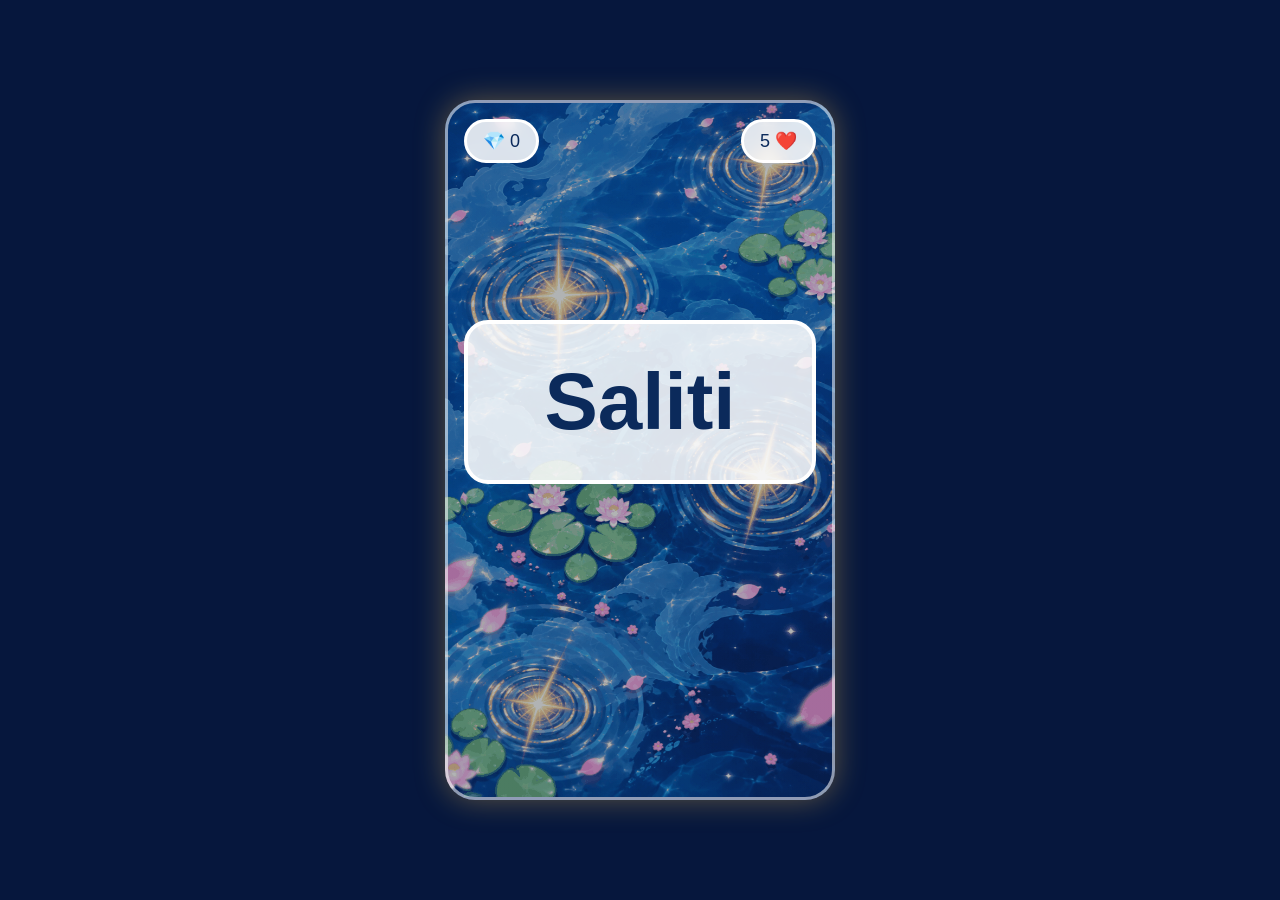
<file: streak.html>
<!DOCTYPE html>
<html lang="ar" dir="rtl">
<head>
  <meta charset="UTF-8">
  <meta name="viewport" content="width=device-width, initial-scale=1">
  <title>streak</title>

  <style>
    * { box-sizing: border-box; }

    body {
      margin: 0;
      min-height: 100vh;
      display: flex;
      align-items: center;
      justify-content: center;
      padding: 8px;
      background: #d9a56c;
      font-family: Tahoma, sans-serif;
      color: #5a3a1e;
    }

    .game {
      width: 100%;
      max-width: 390px;
      height: 700px;
      max-height: 96vh;
      display: flex;
      flex-direction: column;
      overflow-y: auto;
      border-radius: 30px;
      padding: 16px;
      background: linear-gradient(#f8dfb8, #eab883);
    }

    .top {
      display: flex;
      justify-content: space-between;
      gap: 10px;
      font-size: 18px;
    }
    .box {
      background: #fff3dc;
      border: 3px solid white;
      border-radius: 30px;
      padding: 8px 16px;
    }

    .center {
      margin: auto 0;
      text-align: center;
    }

    /* بطاقة الـ streak: كتبدا بيضاء وكتولي ذهبية ملي الرقم كيتبدل */
    .streak-card {
      padding: 30px 16px;
      margin-bottom: 14px;
      background-color: #fff3dc;
      border: 4px solid white;
      border-radius: 24px;
      transition: background-color 1s, box-shadow 1s;
    }
    .streak-card.hot {
      background-color: #ffd36b;
      box-shadow: 0 0 40px rgba(255, 201, 77, 0.9);
    }
    #num {
      font-size: 80px;
      font-weight: bold;
      line-height: 1.2;
    }

    /* الأزرار: كيبانو ملي كيتبدل الرقم */
    #buttons {
      opacity: 0;
      pointer-events: none;
      transition: opacity 0.8s;
    }
    #buttons.show { opacity: 1; pointer-events: auto; }

    .main-btn {
      display: block;
      width: 100%;
      margin-top: 10px;
      padding: 14px;
      font-size: 20px;
      font-family: inherit;
      color: white;
      background: #c9742b;
      border: none;
      border-radius: 30px;
      cursor: pointer;
    }
  </style>
  <link rel="stylesheet" href="theme.css">
  <style>
    /* فوق theme.css: كيبقى النص كحل فالبطاقة */
    .streak-card {
      background-color: rgba(255, 255, 255, 0.86);
      color: #0b2a5b;
      text-shadow: none;
    }
    .streak-card.hot { background-color: #ffd36b; }
  </style>
</head>

<body>
  <div class="game">

    <!-- الشريط الفوقاني: نفس باقي الصفحات -->
    <div class="top">
      <div class="box">❤️ <span id="hearts">5</span></div>
      <div class="box" dir="ltr">💎 <span id="diamonds">0</span></div>
    </div>

    <div class="center">
      <div class="streak-card" id="card">
        <div id="num">Saliti</div>
      </div>

      <div id="buttons">
        <button class="main-btn" onclick="goMap()">رجوع للخريطة</button>
        <button class="main-btn" onclick="restartGame()">🔄 عاود اللعبة من الأول</button>
      </div>
    </div>
  </div>

  <script src="progress.js"></script>
  <script>
    // الكتابة اللي غادي تعوض الرقم (بدلها بأي كلمة بغيتي)
    const text = 'WAAA Sir T9ra';
    

    // كنبينو القلوب والألماس المحفوظين
    document.getElementById('hearts').textContent = getHearts();
    document.getElementById('diamonds').textContent = localStorage.getItem('diamonds') || 0;

    // بعد ثانية ونص: الرقم كيتبدل بالكتابة + البطاقة كتولي ذهبية + كيبانو الأزرار
    setTimeout(function () {
      const num = document.getElementById('num');
      num.textContent = text;
      num.style.fontSize = '56px';
      num.animate(
        [{transform:'scale(1)'},{transform:'scale(1.3)'},{transform:'scale(1)'}],
        {duration:500, easing:'ease-out'}
      );
      document.getElementById('card').classList.add('hot');
      document.getElementById('buttons').classList.add('show');
    }, 1500);

    // رجوع للخريطة: التقدم كيبقى كيف ما هو
    function goMap() {
      window.location.href = 'index.html';
    }

    // عاود من الأول: كنمسحو كلشي (الألماس 0، النجوم 0، القلوب 5)
    function restartGame() {
      resetProgress();
      window.location.href = 'index.html';
    }
  </script>
</body>
</html>
</file>
<file: theme.css>
/* ============================================================
   theme.css : ديزاين الماء (بحال waterflowers.gif)
   كيتحط فـ نفس الدوسي ديال index.html
   الصورة خاصها تكون فـ: aabb/waterflowers.gif
   باش تبدل الألوان: بدل غير هاد المتغيرات
   ============================================================ */
:root {
  --navy: #0b2a5b;        /* الأزرق الغامق (الكتابة) */
  --gold: #ffc94d;        /* الذهبي (النجوم والأزرار) */
  --gold-dark: #c27d0e;
  --pink: #ff8fb8;        /* الوردي (زهر اللوطس) */
  --pink-dark: #e0527f;
  --lily: #c9f5c0;        /* الأخضر (ورق اللوطس) */
  --lily-dark: #3fae4b;
  --glass: rgba(255, 255, 255, 0.86);
}

body {
  background: #06173d;
  color: white;
  text-shadow: 0 1px 4px rgba(0, 20, 70, 0.8);
}

/* الإطار: الصورة المتحركة + طبقة زرقاء خفيفة باش الكتابة تبان */
.game {
  box-sizing: border-box;
  background:
    linear-gradient(rgba(6, 23, 61, 0.30), rgba(6, 23, 61, 0.30)),
    url('aabb/waterflowers.gif') center / cover no-repeat,
    #0a2a6e;
  border-radius: 30px;
  border: 3px solid rgba(255, 255, 255, 0.55);
  box-shadow: 0 0 30px rgba(255, 201, 77, 0.35);
}

/* البطاقات الزجاجية */
.box, .question-card, #result, .rules-card, .timer, .card#quiz {
  background: var(--glass);
  color: var(--navy);
  text-shadow: none;
  border: 3px solid white;
  backdrop-filter: blur(6px);
}

/* الأزرار الذهبية */
.main-btn, .rules-btn, .rules-card button {
  background: linear-gradient(#ffe08a, #ffb830);
  color: var(--navy);
  font-weight: bold;
  text-shadow: none;
  border: 3px solid white;
  box-shadow: 0 4px 0 var(--gold-dark);
}

/* ===== الدرس 1 ===== */
.option {
  background: rgba(255, 255, 255, 0.95);
  color: var(--navy);
  border: 3px solid #8ec5ff;
  text-shadow: none;
}
.option.right { background: var(--lily); border-color: var(--lily-dark); }
.option.wrong { background: #ffd0dd; border-color: var(--pink-dark); }

/* ===== الدرس 2 ===== */
#board .card {
  background: linear-gradient(#5aaeff, #1d5fc0);
  border: 4px solid #ffe08a;
  box-shadow: 0 0 12px rgba(255, 224, 138, 0.6);
}
#board .card::after { color: #ffe08a; }

/* ===== الدرس 3 ===== */
.piece {
  background-color: rgba(255, 255, 255, 0.35);
  border: 2px solid rgba(255, 255, 255, 0.6);
}
.piece.selected { outline: 4px solid var(--gold); }
#preview { border: 3px solid var(--gold); }

/* ===== الدرس 4 ===== */
.dot { background: rgba(255, 255, 255, 0.75); color: var(--navy); border-color: white; text-shadow: none; }
.dot.now  { background: var(--gold); }
.dot.done { background: var(--lily); }
.dot.fail { background: #ffd0dd; }
.road {
  background: rgba(255, 255, 255, 0.92);
  color: var(--navy);
  text-shadow: none;
  box-shadow: 0 4px 0 #7fb2e8;
}
.road.right-answer { background: var(--lily); box-shadow: 0 4px 0 var(--lily-dark); }
.road.wrong-answer { background: #ffd0dd; box-shadow: 0 4px 0 var(--pink-dark); }
.player {
  background: rgba(255, 201, 77, 0.4);
  box-shadow: 0 0 18px rgba(255, 201, 77, 0.8);
}
.center #message {
  display: inline-block;
  min-height: 0;
}
.center #message:not(:empty) {
  background: var(--glass);
  color: var(--navy);
  text-shadow: none;
  border-radius: 20px;
  padding: 4px 14px;
}

/* ===== الخريطة (index) ===== */
.level .circle {
  background: linear-gradient(#ff9ec4, #e0527f);
  border: 4px solid white;
  color: white;
  box-shadow: 0 0 14px rgba(255, 201, 77, 0.7);
}
.locked .circle { background: rgba(255, 255, 255, 0.55); color: var(--navy); box-shadow: none; text-shadow: none; }
.stars { color: var(--gold); text-shadow: 0 1px 3px rgba(0, 0, 0, 0.5); }
.map svg path {
  stroke: rgba(255, 255, 255, 0.35);
  filter: drop-shadow(0 0 8px rgba(255, 201, 77, 0.6));
}
.rules { background: rgba(6, 23, 61, 0.75); }
</file>
